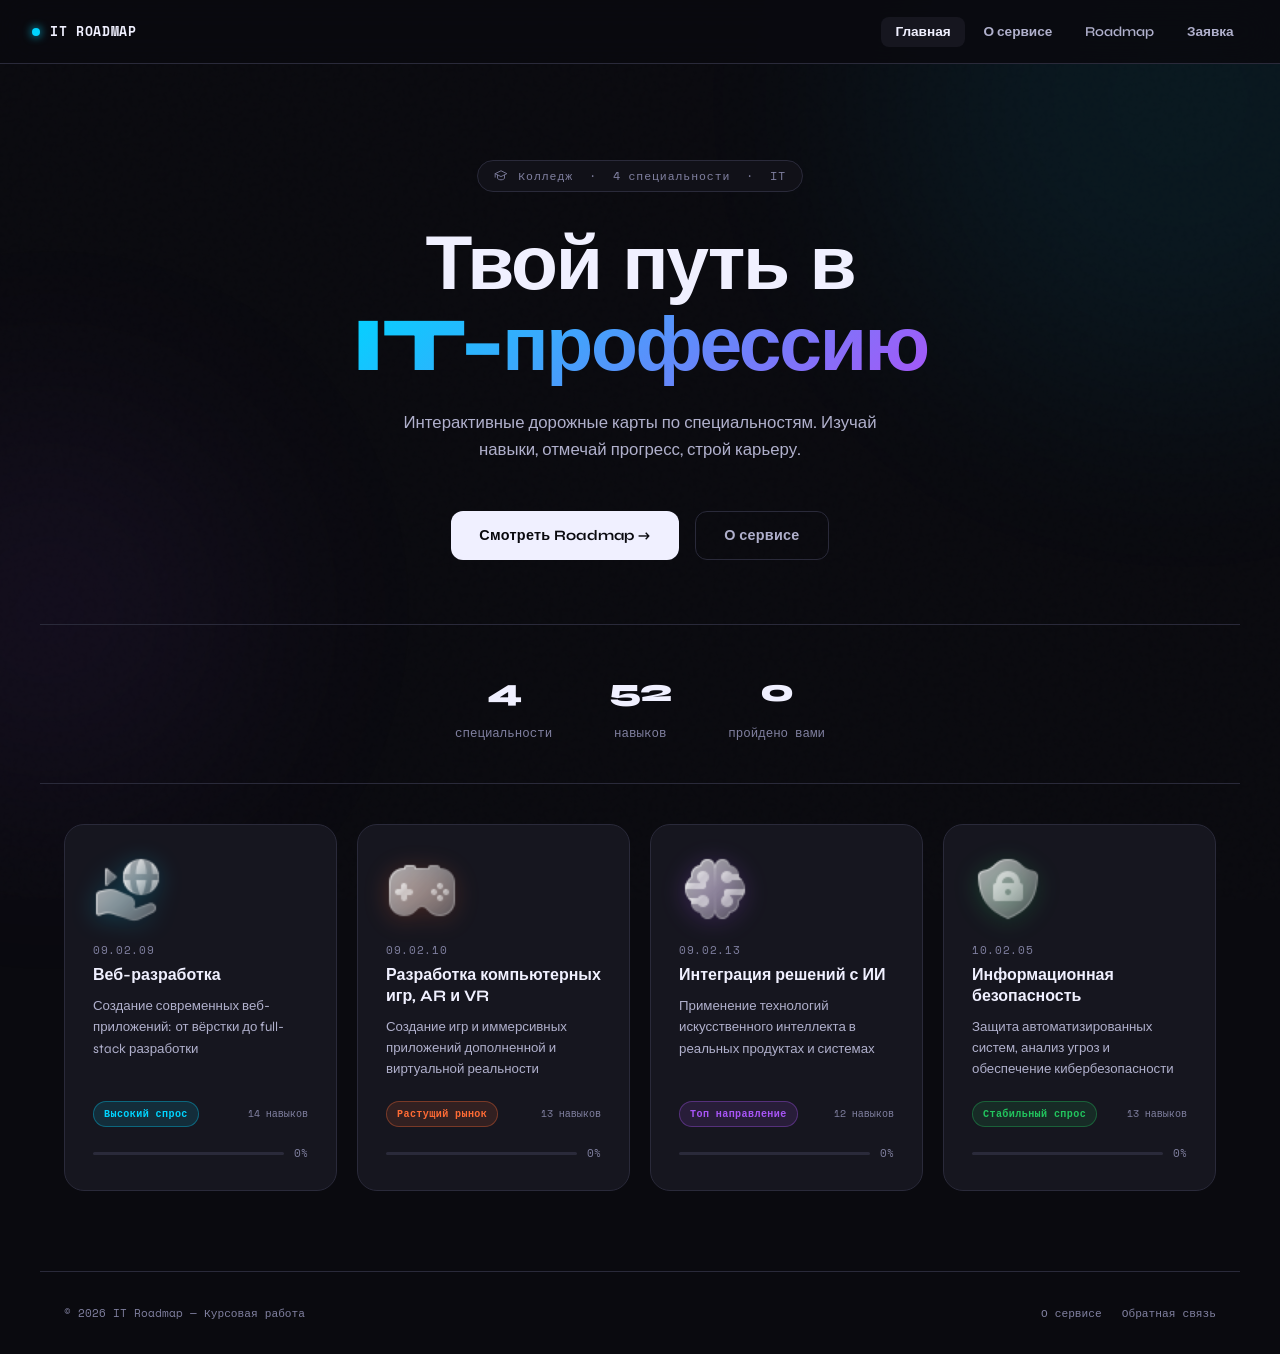
<file: src/index.html>
<!DOCTYPE html>
<html lang="ru">
<head>
  <meta charset="UTF-8">
  <meta name="viewport" content="width=device-width, initial-scale=1.0">
  <title>IT Roadmap — Специальности колледжа</title>
  <link rel="stylesheet" href="css/style.css">
</head>
<body>

<div class="glow-orb glow-1"></div>
<div class="glow-orb glow-2"></div>

<nav class="navbar">
  <a href="index.html" class="nav-logo">
    <span class="dot"></span>IT ROADMAP
  </a>
  <ul class="nav-links" id="primary-navigation">
    <li><a href="index.html">Главная</a></li>
    <li><a href="about.html">О сервисе</a></li>
    <li><a href="roadmap.html">Roadmap</a></li>
    <li><a href="form.html">Заявка</a></li>
  </ul>
  <button class="nav-burger" type="button" aria-label="Меню" aria-expanded="false" aria-controls="primary-navigation">
    <span></span><span></span><span></span>
  </button>
</nav>

<main class="page">

  <section class="hero animate-on-reveal">
    <div class="hero-badge"><svg width="14" height="14" viewBox="0 0 24 24" fill="none" style="display:inline-block;vertical-align:middle;margin-right:2px"><path d="M12 3L2 8l10 5 10-5-10-5z" stroke="currentColor" stroke-width="1.5" stroke-linejoin="round"/><path d="M2 8v6M6 10.5v5c0 1.7 2.7 3 6 3s6-1.3 6-3v-5" stroke="currentColor" stroke-width="1.5" stroke-linecap="round"/></svg> Колледж &nbsp;·&nbsp; 4 специальности &nbsp;·&nbsp; IT</div>
    <h1>Твой путь в<br><span class="accent">IT-профессию</span></h1>
    <p class="hero-desc">Интерактивные дорожные карты по специальностям. Изучай навыки, отмечай прогресс, строй карьеру.</p>
    <div class="hero-cta">
      <a href="roadmap.html" class="btn btn-primary">Смотреть Roadmap →</a>
      <a href="about.html" class="btn btn-outline">О сервисе</a>
    </div>
  </section>

  <div class="stats-row animate-on-reveal" style="--reveal-delay:100ms">
    <div class="stat-item">
      <span class="stat-value">4</span>
      <span class="stat-label">специальности</span>
    </div>
    <div class="stat-item">
      <span class="stat-value" id="stat-total">52</span>
      <span class="stat-label">навыков</span>
    </div>
    <div class="stat-item">
      <span class="stat-value" id="stat-done">0</span>
      <span class="stat-label">пройдено вами</span>
    </div>
  </div>

  <div id="specialties-grid" class="specialties-grid">
    <!-- rendered by index.js -->
  </div>

</main>

<footer>
  <div class="site-footer">
    <span class="footer-text">© 2026 IT Roadmap — Курсовая работа</span>
    <div class="footer-links">
      <a href="about.html">О сервисе</a>
      <a href="form.html">Обратная связь</a>
    </div>
  </div>
</footer>

<script type="module" src="js/main.js"></script>
<script type="module" src="js/index.js"></script>
</body>
</html>
</file>
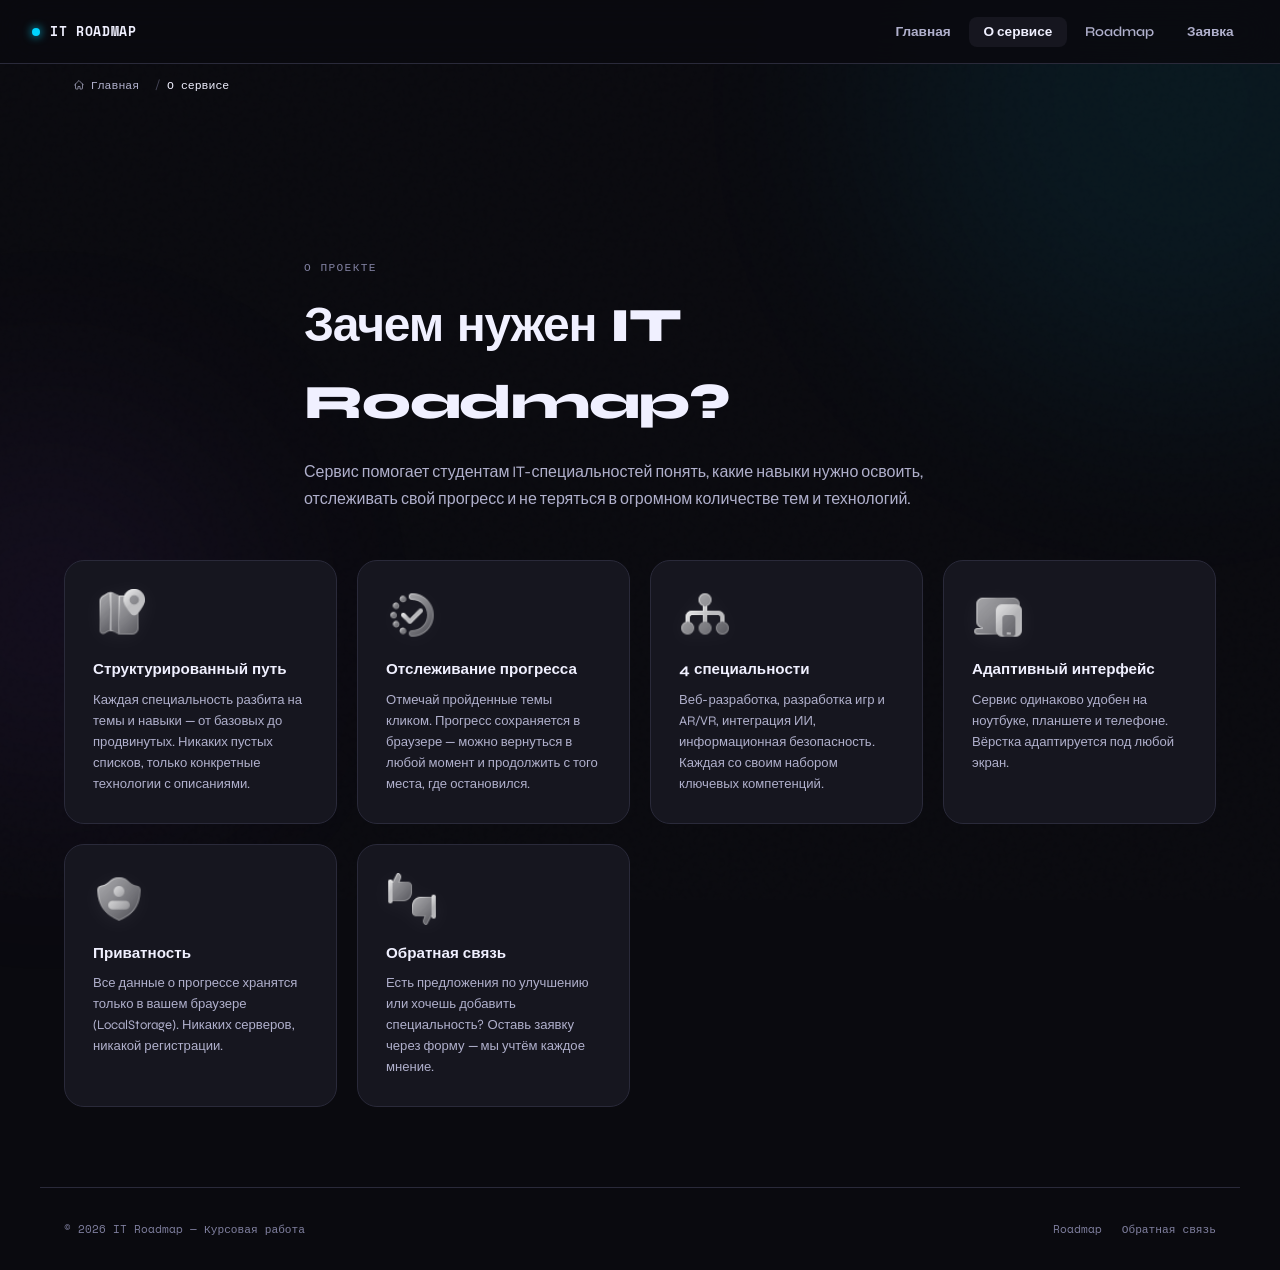
<file: src/about.html>
<!DOCTYPE html>
<html lang="ru">
<head>
  <meta charset="UTF-8">
  <meta name="viewport" content="width=device-width, initial-scale=1.0">
  <title>О сервисе — IT Roadmap</title>
  <link rel="stylesheet" href="css/style.css">
</head>
<body>

<div class="glow-orb glow-1"></div>
<div class="glow-orb glow-2"></div>

<nav class="navbar">
  <a href="index.html" class="nav-logo"><span class="dot"></span>IT ROADMAP</a>
  <ul class="nav-links" id="primary-navigation">
    <li><a href="index.html">Главная</a></li>
    <li><a href="about.html">О сервисе</a></li>
    <li><a href="roadmap.html">Roadmap</a></li>
    <li><a href="form.html">Заявка</a></li>
  </ul>
  <button class="nav-burger" type="button" aria-label="Меню" aria-expanded="false" aria-controls="primary-navigation"><span></span><span></span><span></span></button>
</nav>

<nav class="breadcrumb" aria-label="Навигация">
  <a href="index.html" class="breadcrumb-link">
    <svg width="12" height="12" viewBox="0 0 24 24" fill="none" aria-hidden="true">
      <path d="M3 12L12 3l9 9M5 10v9a1 1 0 001 1h4v-5h4v5h4a1 1 0 001-1v-9" stroke="currentColor" stroke-width="1.8" stroke-linecap="round" stroke-linejoin="round"/>
    </svg>
    Главная
  </a>
  <span class="breadcrumb-sep" aria-hidden="true">/</span>
  <span class="breadcrumb-current" aria-current="page">О сервисе</span>
</nav>

<main class="page">

  <div class="about-hero animate-on-reveal">
    <div class="section-label">О проекте</div>
    <h1>Зачем нужен IT Roadmap?</h1>
    <p>Сервис помогает студентам IT-специальностей понять, какие навыки нужно освоить, отслеживать свой прогресс и не теряться в огромном количестве тем и технологий.</p>
  </div>

  <div class="about-cards">

    <div class="about-card animate-on-reveal">
      <div class="about-card-icon"><img src="img/icons8-map-48.png" alt="Карта" class="about-icon-img"></div>
      <h3>Структурированный путь</h3>
      <p>Каждая специальность разбита на темы и навыки — от базовых до продвинутых. Никаких пустых списков, только конкретные технологии с описаниями.</p>
    </div>

    <div class="about-card animate-on-reveal">
      <div class="about-card-icon"><img src="img/icons8-in-progress-48.png" alt="Прогресс" class="about-icon-img"></div>
      <h3>Отслеживание прогресса</h3>
      <p>Отмечай пройденные темы кликом. Прогресс сохраняется в браузере — можно вернуться в любой момент и продолжить с того места, где остановился.</p>
    </div>

    <div class="about-card animate-on-reveal">
      <div class="about-card-icon"><img src="img/icons8-tree-structure-48.png" alt="Цель" class="about-icon-img"></div>
      <h3>4 специальности</h3>
      <p>Веб-разработка, разработка игр и AR/VR, интеграция ИИ, информационная безопасность. Каждая со своим набором ключевых компетенций.</p>
    </div>

    <div class="about-card animate-on-reveal">
      <div class="about-card-icon"><img src="img/icons8-multiple-devices-48.png" alt="Смартфон" class="about-icon-img"></div>
      <h3>Адаптивный интерфейс</h3>
      <p>Сервис одинаково удобен на ноутбуке, планшете и телефоне. Вёрстка адаптируется под любой экран.</p>
    </div>

    <div class="about-card animate-on-reveal">
      <div class="about-card-icon"><img src="img/icons8-privacy-48.png" alt="Приватность" class="about-icon-img"></div>
      <h3>Приватность</h3>
      <p>Все данные о прогрессе хранятся только в вашем браузере (LocalStorage). Никаких серверов, никакой регистрации.</p>
    </div>

    <div class="about-card animate-on-reveal">
      <div class="about-card-icon"><img src="img/icons8-feedback-48.png" alt="Обратная связь" class="about-icon-img"></div>
      <h3>Обратная связь</h3>
      <p>Есть предложения по улучшению или хочешь добавить специальность? Оставь заявку через форму — мы учтём каждое мнение.</p>
    </div>

  </div>

</main>

<footer>
  <div class="site-footer">
    <span class="footer-text">© 2026 IT Roadmap — Курсовая работа</span>
    <div class="footer-links">
      <a href="roadmap.html">Roadmap</a>
      <a href="form.html">Обратная связь</a>
    </div>
  </div>
</footer>

<script type="module" src="js/main.js"></script>

</body>
</html>
</file>
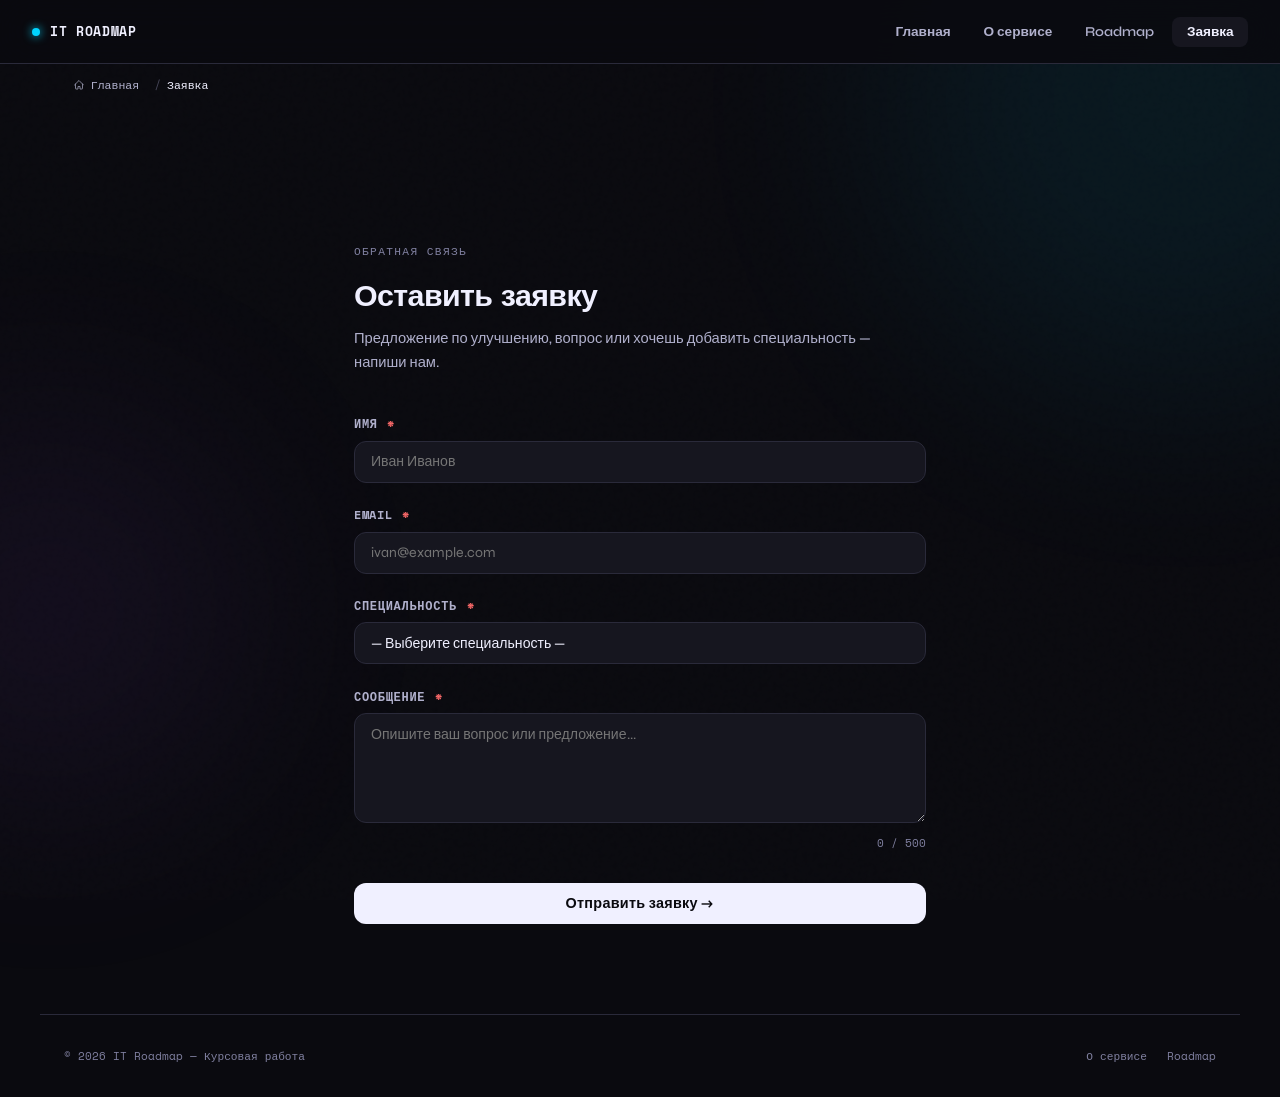
<file: src/form.html>
<!DOCTYPE html>
<html lang="ru">
<head>
  <meta charset="UTF-8">
  <meta name="viewport" content="width=device-width, initial-scale=1.0">
  <title>Заявка — IT Roadmap</title>
  <link rel="stylesheet" href="css/style.css">
</head>
<body>

<div class="glow-orb glow-1"></div>
<div class="glow-orb glow-2"></div>

<nav class="navbar">
  <a href="index.html" class="nav-logo"><span class="dot"></span>IT ROADMAP</a>
  <ul class="nav-links" id="primary-navigation">
    <li><a href="index.html">Главная</a></li>
    <li><a href="about.html">О сервисе</a></li>
    <li><a href="roadmap.html">Roadmap</a></li>
    <li><a href="form.html">Заявка</a></li>
  </ul>
  <button class="nav-burger" type="button" aria-label="Меню" aria-expanded="false" aria-controls="primary-navigation"><span></span><span></span><span></span></button>
</nav>

<nav class="breadcrumb" aria-label="Навигация">
  <a href="index.html" class="breadcrumb-link">
    <svg width="12" height="12" viewBox="0 0 24 24" fill="none" aria-hidden="true">
      <path d="M3 12L12 3l9 9M5 10v9a1 1 0 001 1h4v-5h4v5h4a1 1 0 001-1v-9" stroke="currentColor" stroke-width="1.8" stroke-linecap="round" stroke-linejoin="round"/>
    </svg>
    Главная
  </a>
  <span class="breadcrumb-sep" aria-hidden="true">/</span>
  <span class="breadcrumb-current" aria-current="page">Заявка</span>
</nav>

<main class="page">
<div class="form-page animate-on-reveal">

  <div class="section-label">Обратная связь</div>
  <h1>Оставить заявку</h1>
  <p class="subtitle">Предложение по улучшению, вопрос или хочешь добавить специальность — напиши нам.</p>

  <div id="form-success" class="form-success" role="status" aria-live="polite"></div>

  <form id="feedback-form" novalidate>

    <div class="form-group">
      <label class="form-label" for="name">Имя <span class="req">*</span></label>
      <input class="form-input" type="text" id="name" placeholder="Иван Иванов" autocomplete="name">
      <div class="form-error" id="name-error" aria-live="polite"></div>
    </div>

    <div class="form-group">
      <label class="form-label" for="email">Email <span class="req">*</span></label>
      <input class="form-input" type="email" id="email" placeholder="ivan@example.com" autocomplete="email">
      <div class="form-error" id="email-error" aria-live="polite"></div>
    </div>

    <div class="form-group">
      <label class="form-label" for="specialty">Специальность <span class="req">*</span></label>
      <select class="form-select" id="specialty">
        <option value="">— Выберите специальность —</option>
        <option value="web">09.02.09 Веб-разработка</option>
        <option value="gamedev">09.02.10 Разработка компьютерных игр, AR и VR</option>
        <option value="ai">09.02.13 Интеграция решений с ИИ</option>
        <option value="security">10.02.05 Информационная безопасность</option>
        <option value="other">Другое</option>
      </select>
      <div class="form-error" id="specialty-error" aria-live="polite"></div>
    </div>

    <div class="form-group">
      <label class="form-label" for="message">Сообщение <span class="req">*</span></label>
      <textarea class="form-textarea" id="message" placeholder="Опишите ваш вопрос или предложение..."></textarea>
      <div class="form-error" id="message-error" aria-live="polite"></div>
      <div class="char-counter" id="char-count">0 / 500</div>
    </div>

    <button type="submit" class="btn btn-primary btn-full">
      Отправить заявку →
    </button>

  </form>

</div>
</main>

<footer>
  <div class="site-footer">
    <span class="footer-text">© 2026 IT Roadmap — Курсовая работа</span>
    <div class="footer-links">
      <a href="about.html">О сервисе</a>
      <a href="roadmap.html">Roadmap</a>
    </div>
  </div>
</footer>

<script type="module" src="js/main.js"></script>
<script type="module" src="js/form.js"></script>

</body>
</html>
</file>
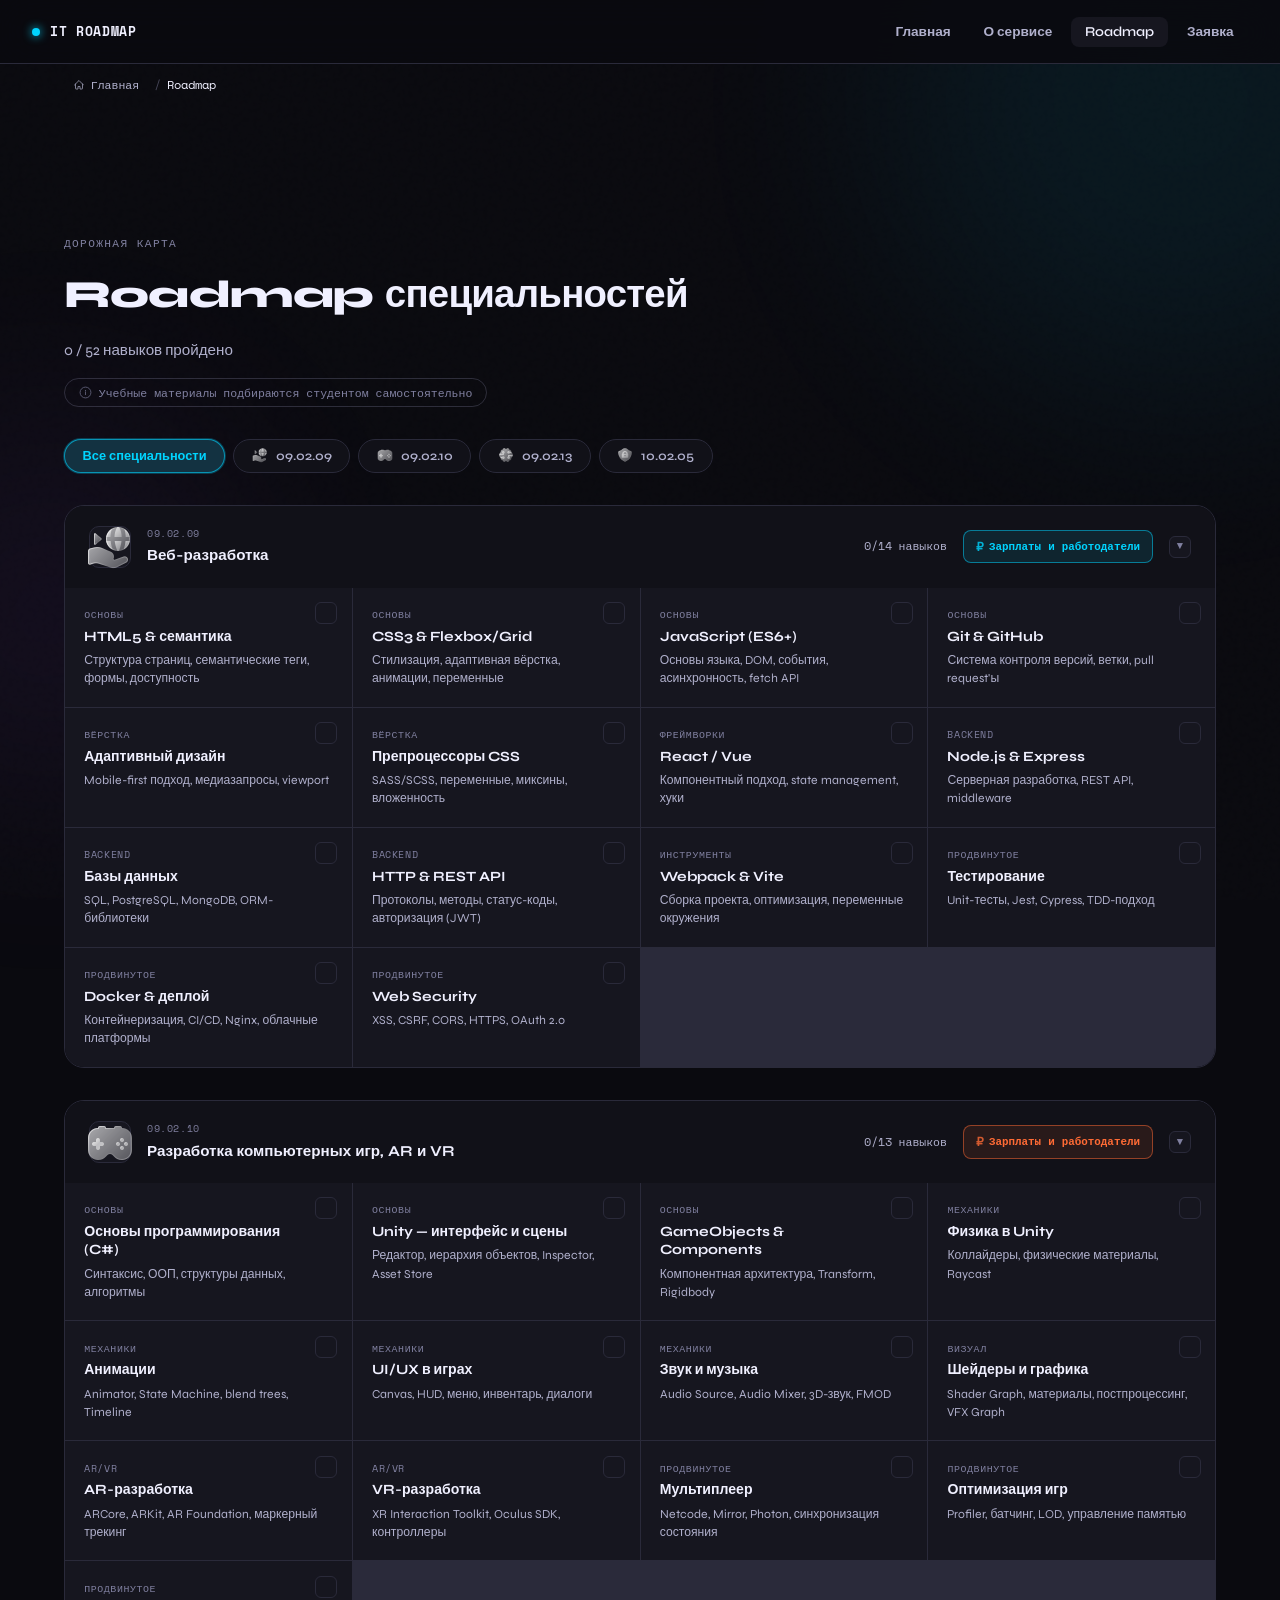
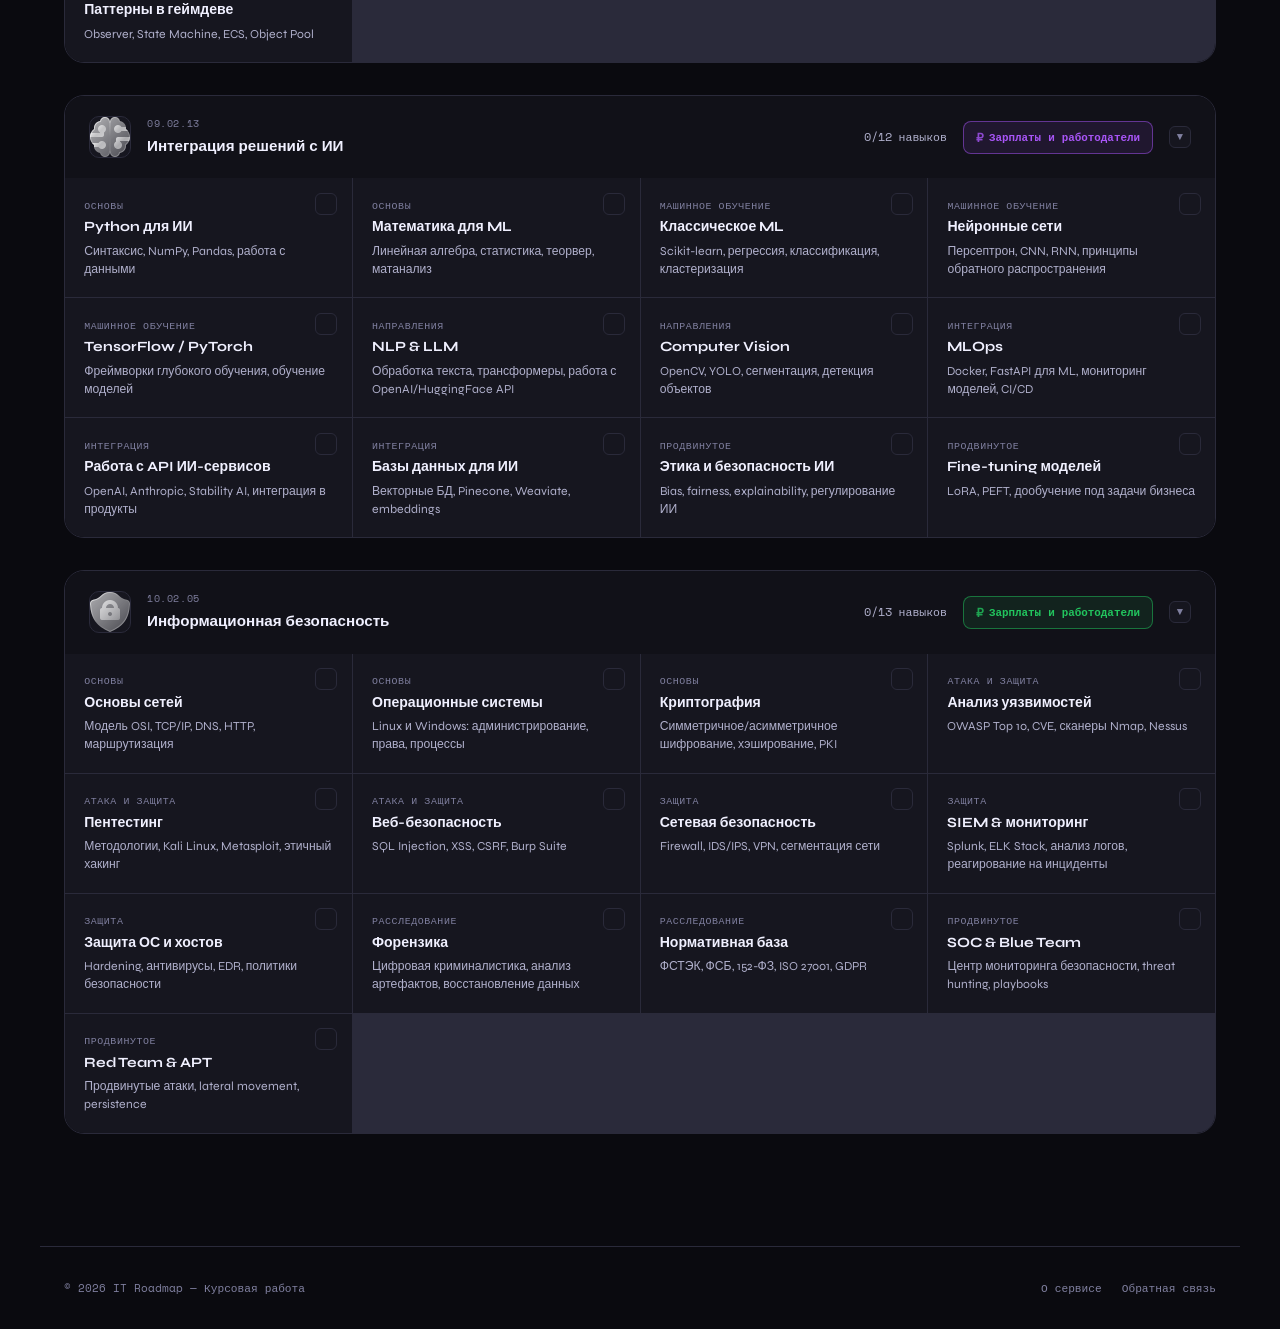
<file: src/roadmap.html>
<!DOCTYPE html>
<html lang="ru">
<head>
  <meta charset="UTF-8">
  <meta name="viewport" content="width=device-width, initial-scale=1.0">
  <title>Roadmap — IT Roadmap</title>
  <link rel="stylesheet" href="css/style.css">
</head>
<body>

<div class="glow-orb glow-1"></div>
<div class="glow-orb glow-2"></div>

<nav class="navbar">
  <a href="index.html" class="nav-logo"><span class="dot"></span>IT ROADMAP</a>
  <ul class="nav-links" id="primary-navigation">
    <li><a href="index.html">Главная</a></li>
    <li><a href="about.html">О сервисе</a></li>
    <li><a href="roadmap.html">Roadmap</a></li>
    <li><a href="form.html">Заявка</a></li>
  </ul>
  <button class="nav-burger" type="button" aria-label="Меню" aria-expanded="false" aria-controls="primary-navigation"><span></span><span></span><span></span></button>
</nav>

<nav class="breadcrumb" aria-label="Навигация">
  <a href="index.html" class="breadcrumb-link">
    <svg width="12" height="12" viewBox="0 0 24 24" fill="none" aria-hidden="true">
      <path d="M3 12L12 3l9 9M5 10v9a1 1 0 001 1h4v-5h4v5h4a1 1 0 001-1v-9" stroke="currentColor" stroke-width="1.8" stroke-linecap="round" stroke-linejoin="round"/>
    </svg>
    Главная
  </a>
  <span class="breadcrumb-sep" aria-hidden="true">/</span>
  <span class="breadcrumb-current" aria-current="page">Roadmap</span>
</nav>

<main class="page">

  <header class="page-header animate-on-reveal">
    <p class="section-label">Дорожная карта</p>
    <h1 class="section-title">Roadmap специальностей</h1>
    <p class="section-subtitle" id="global-progress">Загрузка...</p>
    <!-- Disclaimer: второстепенная информация, минимальный стиль -->
    <p class="page-header-disclaimer" role="note">
      <svg width="13" height="13" viewBox="0 0 24 24" fill="none" aria-hidden="true">
        <circle cx="12" cy="12" r="10" stroke="currentColor" stroke-width="1.7"/>
        <path d="M12 8v1M12 11v5" stroke="currentColor" stroke-width="1.7" stroke-linecap="round"/>
      </svg>
      Учебные материалы подбираются студентом самостоятельно
    </p>
  </header>

  <div id="filter-bar" class="filter-bar animate-on-reveal" style="--reveal-delay:80ms">
    <!-- rendered by roadmap.js -->
  </div>

  <div id="roadmap-content" class="roadmap-content">
    <!-- rendered by roadmap.js -->
  </div>

</main>

<footer>
  <div class="site-footer">
    <span class="footer-text">© 2026 IT Roadmap — Курсовая работа</span>
    <div class="footer-links">
      <a href="about.html">О сервисе</a>
      <a href="form.html">Обратная связь</a>
    </div>
  </div>
</footer>


<!-- ── Зарплатная модалка ── -->
<div id="salary-modal" class="skill-modal salary-modal" role="dialog" aria-modal="true" aria-labelledby="sal-spec-title">
  <button id="salary-close-btn" class="modal-close" aria-label="Закрыть">✕</button>

  <div class="modal-header">
    <span id="sal-spec-label" class="modal-spec-label"></span>
    <span class="modal-category-badge" style="--modal-color:#888">Зарплаты в России</span>
  </div>

  <h2 id="sal-spec-title" class="modal-title"></h2>
  <p id="sal-source" class="sal-source"></p>
  <p class="sal-disclaimer">Данные обобщены по специальности в целом — без разбивки по конкретным должностям. Учитываются все профили: например, для веб-разработки усреднены frontend, backend и fullstack.</p>

  <!-- Таблица уровней -->
  <div class="sal-levels-table">
    <div class="sal-row sal-row-head">
      <span>Уровень</span><span>Минимум</span><span>Среднее</span><span>Максимум</span>
    </div>
    <div class="sal-row sal-row-junior">
      <span class="sal-level-name">Junior</span>
      <span id="sal-jun-min"></span>
      <span id="sal-jun-avg" class="sal-avg"></span>
      <span id="sal-jun-max"></span>
    </div>
    <div class="sal-row sal-row-middle">
      <span class="sal-level-name">Middle</span>
      <span id="sal-mid-min"></span>
      <span id="sal-mid-avg" class="sal-avg sal-highlight"></span>
      <span id="sal-mid-max"></span>
    </div>
    <div class="sal-row sal-row-senior">
      <span class="sal-level-name">Senior</span>
      <span id="sal-sen-min"></span>
      <span id="sal-sen-avg" class="sal-avg"></span>
      <span id="sal-sen-max"></span>
    </div>
  </div>

  <!-- Прогноз -->
  <div class="sal-forecast">
    <div class="modal-topics-label">Прогноз роста средней зарплаты — уровень Middle</div>
    <div id="sal-forecast-bars" class="sal-forecast-bars"></div>
  </div>

  <!-- Тренд-комментарий -->
  <p id="sal-trend-note" class="sal-trend-note"></p>

  <!-- Компании-работодатели -->
  <div class="sal-companies">
    <div class="modal-topics-label">Где работают специалисты</div>
    <div id="sal-companies-list" class="sal-companies-list"></div>
  </div>
</div>

<!-- ── Modal overlay ── -->
<div id="modal-overlay" class="modal-overlay" aria-hidden="true"></div>

<!-- ── Skill modal ── -->
<div id="skill-modal" class="skill-modal" role="dialog" aria-modal="true" aria-labelledby="modal-title">
  <button id="modal-close-btn" class="modal-close" aria-label="Закрыть">✕</button>

  <div class="modal-header">
    <span id="modal-spec-label" class="modal-spec-label"></span>
    <span id="modal-category" class="modal-category-badge"></span>
  </div>

  <h2 id="modal-title" class="modal-title"></h2>
  <p id="modal-description" class="modal-description"></p>

  <!-- Список тем для изучения -->
  <div class="modal-topics">
    <div class="modal-topics-label">Темы для изучения</div>
    <ul id="modal-topics-list" class="modal-topics-list"></ul>
  </div>

  <div class="modal-footer">
    <button id="modal-toggle-btn" class="btn modal-action-btn">Отметить пройденным</button>
  </div>
</div>

<script type="module" src="js/main.js"></script>
<script type="module" src="js/roadmap.js"></script>

</body>
</html>
</file>
<file: src/css/style.css>
@import url('https://fonts.googleapis.com/css2?family=Space+Mono:wght@400;700&family=Syne:wght@400;600;700;800&display=swap');

:root {
  --bg-base:      #0a0a0f;
  --bg-surface:   #111118;
  --bg-card:      #16161f;
  --bg-card-hover:#1c1c28;
  --border:       #2a2a3a;
  --border-glow:  #3a3a55;
  --text-primary:   #f0f0ff;
  --text-secondary: #b0b0cc;
  --text-muted:     #8080a0;
  --accent-web:      #00d4ff;
  --accent-game:     #ff6b35;
  --accent-ai:       #a855f7;
  --accent-security: #22c55e;
  --font-display: 'Syne', sans-serif;
  --font-mono:    'Space Mono', monospace;
  --radius: 12px;
  --radius-lg: 20px;
  --transition: 0.22s cubic-bezier(0.4,0,0.2,1);
  --reveal-duration:.5s;
  --reveal-easing:cubic-bezier(0.22,1,0.36,1);
  --reveal-distance:20px;
  --reveal-delay:0ms;
}


*,*::before,*::after{box-sizing:border-box;margin:0;padding:0}
html{scroll-behavior:smooth}
body{background:var(--bg-base);color:var(--text-primary);font-family:var(--font-display);line-height:1.6;min-height:100vh;overflow-x:hidden}
a{color:inherit;text-decoration:none}
ul{list-style:none}

body::before{content:'';position:fixed;inset:0;background-image:url("data:image/svg+xml,%3Csvg viewBox='0 0 200 200' xmlns='http://www.w3.org/2000/svg'%3E%3Cfilter id='n'%3E%3CfeTurbulence type='fractalNoise' baseFrequency='0.9' numOctaves='4'/%3E%3C/filter%3E%3Crect width='100%25' height='100%25' filter='url(%23n)' opacity='0.04'/%3E%3C/svg%3E");pointer-events:none;z-index:0;opacity:.4}

.glow-orb{position:fixed;border-radius:50%;filter:blur(120px);pointer-events:none;z-index:0;opacity:.07}
.glow-1{width:600px;height:600px;background:var(--accent-web);top:-200px;right:-200px}
.glow-2{width:400px;height:400px;background:var(--accent-ai);bottom:10%;left:-150px}

/* NAV */
.navbar{position:fixed;top:0;left:0;right:0;z-index:100;display:flex;align-items:center;justify-content:space-between;padding:0 2rem;height:64px;background:rgba(10,10,15,.88);backdrop-filter:blur(20px);-webkit-backdrop-filter:blur(20px);border-bottom:1px solid var(--border)}
.nav-logo{font-family:var(--font-mono);font-size:.82rem;font-weight:700;letter-spacing:.05em;display:flex;align-items:center;gap:10px}
.nav-logo .dot{width:8px;height:8px;border-radius:50%;background:var(--accent-web);box-shadow:0 0 10px var(--accent-web);animation:pulse 2s ease-in-out infinite}
@keyframes pulse{0%,100%{opacity:1;transform:scale(1)}50%{opacity:.5;transform:scale(.8)}}
.nav-links{display:flex;align-items:center;gap:.25rem}
.nav-links a{padding:.4rem .9rem;border-radius:8px;font-size:.85rem;font-weight:600;color:var(--text-secondary);transition:color var(--transition),background var(--transition)}
.nav-links a:hover,.nav-links a.active{color:var(--text-primary);background:var(--bg-card)}
.nav-burger{display:none;flex-direction:column;gap:5px;cursor:pointer;padding:6px;background:transparent;border:none}
.nav-burger span{display:block;width:22px;height:2px;background:var(--text-secondary);border-radius:2px;transition:var(--transition)}

.page{padding-top:64px;min-height:100vh;position:relative;z-index:1}
.container{max-width:1200px;margin:0 auto;padding:0 1.5rem}

/* BREADCRUMB */
.breadcrumb{max-width:1200px;margin:4.5rem auto 0;padding:0 1.5rem 1rem;display:flex;align-items:center;gap:6px;font-family:var(--font-mono);font-size:.72rem;color:var(--text-muted)}
.breadcrumb-link{display:inline-flex;align-items:center;gap:6px;padding:.25rem .55rem;border-radius:999px;color:var(--text-secondary);transition:background var(--transition),color var(--transition)}
.breadcrumb-link svg{opacity:.8;flex-shrink:0}
.breadcrumb-link:hover{background:var(--bg-card);color:var(--text-primary)}
.breadcrumb-sep{opacity:.5}
.breadcrumb-current{color:var(--text-primary)}

/* HERO */
.hero{padding:6rem 1.5rem 4rem;text-align:center;max-width:1200px;margin:0 auto}
.hero-badge{display:inline-flex;align-items:center;gap:8px;padding:6px 16px;border:1px solid var(--border);border-radius:100px;font-family:var(--font-mono);font-size:.72rem;color:var(--text-muted);letter-spacing:.08em;margin-bottom:2rem;background:var(--bg-surface)}
.hero h1{font-size:clamp(2.8rem,6vw,5rem);font-weight:800;line-height:1.05;letter-spacing:-.03em;margin-bottom:1.5rem}
.hero h1 .accent{background:linear-gradient(135deg,var(--accent-web),var(--accent-ai));-webkit-background-clip:text;-webkit-text-fill-color:transparent;background-clip:text}
.hero-desc{font-size:1.05rem;color:var(--text-secondary);max-width:520px;margin:0 auto 3rem}
.hero-cta{display:flex;gap:1rem;justify-content:center;flex-wrap:wrap}

/* BUTTONS */
.btn{display:inline-flex;align-items:center;gap:8px;padding:.75rem 1.75rem;border-radius:var(--radius);font-family:var(--font-display);font-size:.9rem;font-weight:700;cursor:pointer;border:none;transition:all var(--transition);letter-spacing:.02em}
.btn-primary{background:var(--text-primary);color:var(--bg-base)}
.btn-primary:hover{background:#fff;transform:translateY(-2px);box-shadow:0 8px 24px rgba(240,240,255,.15)}
.btn-outline{background:transparent;color:var(--text-secondary);border:1px solid var(--border)}
.btn-outline:hover{color:var(--text-primary);border-color:var(--border-glow);background:var(--bg-card);transform:translateY(-2px)}
.btn-full{width:100%;justify-content:center;margin-top:.5rem}

/* ACCESSIBLE FOCUS STYLES */
.btn:focus-visible,
.nav-links a:focus-visible,
.nav-burger:focus-visible,
.breadcrumb-link:focus-visible,
.filter-btn:focus-visible,
.skill-check-btn:focus-visible,
.spec-salary-badge:focus-visible,
.company-badge:focus-visible,
.sal-company-badge:focus-visible,
.specialty-card:focus-visible,
.spec-section-header:focus-visible,
.skill-card:focus-visible,
.back-home-btn:focus-visible {
  outline:2px solid var(--accent-web);
  outline-offset:3px;
}

/* STATS */
.stats-row{display:flex;gap:2.5rem;padding:2.5rem 1.5rem;max-width:1200px;margin:0 auto;border-top:1px solid var(--border);border-bottom:1px solid var(--border);flex-wrap:wrap;justify-content:center;text-align:center}
.stat-item{display:flex;flex-direction:column;gap:6px;min-width:96px}
.stat-value{font-size:2rem;font-weight:800;letter-spacing:-.03em}
.stat-label{font-size:.78rem;color:var(--text-muted);font-family:var(--font-mono)}

/* CARDS GRID */
.specialties-grid{display:grid;grid-template-columns:repeat(auto-fit,minmax(260px,1fr));gap:1.25rem;padding:2.5rem 1.5rem 5rem;max-width:1200px;margin:0 auto}
.specialty-card{background:var(--bg-card);border:1px solid var(--border);border-radius:var(--radius-lg);padding:1.75rem;cursor:pointer;position:relative;overflow:hidden;display:flex;flex-direction:column;transition:border-color .32s cubic-bezier(.22,1,.36,1),box-shadow .32s cubic-bezier(.22,1,.36,1),transform .32s cubic-bezier(.22,1,.36,1),background .32s cubic-bezier(.22,1,.36,1)}
.specialty-card::before{content:'';position:absolute;top:0;left:0;right:0;height:3px;background:linear-gradient(90deg,var(--card-color,#fff) 0%,color-mix(in srgb,var(--card-color,#fff) 50%,transparent) 100%);border-radius:var(--radius-lg) var(--radius-lg) 0 0;opacity:0;transform:scaleX(.55);transform-origin:left center;transition:opacity .38s cubic-bezier(.22,1,.36,1),transform .38s cubic-bezier(.22,1,.36,1)}
.specialty-card::after{content:'';position:absolute;top:-40px;right:-40px;width:120px;height:120px;border-radius:50%;background:radial-gradient(circle,color-mix(in srgb,var(--card-color,#fff) 18%,transparent) 0%,transparent 70%);opacity:0;transition:opacity .45s cubic-bezier(.22,1,.36,1);pointer-events:none}
.specialty-card:hover{border-color:color-mix(in srgb,var(--card-color) 55%,var(--border-glow));box-shadow:0 0 0 1px color-mix(in srgb,var(--card-color) 20%,transparent),0 8px 32px color-mix(in srgb,var(--card-color) 15%,rgba(0,0,0,.5));transform:translateY(-5px);background:color-mix(in srgb,var(--card-color) 4%,var(--bg-card))}
.specialty-card:hover::before{opacity:1;transform:scaleX(1)}
.specialty-card:hover::after{opacity:1}
.specialty-card:active{transform:translateY(-2px);transition-duration:.12s}
.card-icon{font-size:2rem;margin-bottom:1rem;display:block}
.card-code{font-family:var(--font-mono);font-size:.7rem;color:var(--text-muted);letter-spacing:.06em;margin-bottom:.4rem}
.card-title{font-size:1rem;font-weight:700;margin-bottom:.65rem;line-height:1.3}
.card-desc{font-size:.83rem;color:var(--text-secondary);line-height:1.6;margin-bottom:1.25rem;display:-webkit-box;-webkit-line-clamp:3;line-clamp:3;-webkit-box-orient:vertical;overflow:hidden;flex:1}
.card-progress{display:flex;align-items:center;gap:10px;margin-top:auto}
.progress-bar{flex:1;height:3px;background:var(--border);border-radius:2px;overflow:hidden}
.progress-fill{height:100%;background:linear-gradient(90deg,var(--card-color,#fff),color-mix(in srgb,var(--card-color,#fff) 70%,#fff));border-radius:2px;transition:width .7s cubic-bezier(.4,0,.2,1);box-shadow:0 0 6px color-mix(in srgb,var(--card-color) 60%,transparent)}
.progress-text{font-family:var(--font-mono);font-size:.7rem;color:var(--text-muted);white-space:nowrap}

/* ROADMAP PAGE */
.page-header{padding:3.5rem 1.5rem 2rem;max-width:1200px;margin:0 auto}
.section-label{font-family:var(--font-mono);font-size:.7rem;color:var(--text-muted);letter-spacing:.12em;text-transform:uppercase;margin-bottom:.75rem}
.section-title{font-size:clamp(1.6rem,3vw,2.4rem);font-weight:800;letter-spacing:-.02em;margin-bottom:.75rem}
.section-subtitle{font-size:.95rem;color:var(--text-secondary)}

.filter-bar{display:flex;gap:.5rem;flex-wrap:wrap;padding:0 1.5rem 2rem;max-width:1200px;margin:0 auto}
.filter-btn{padding:.45rem 1.1rem;border-radius:100px;font-size:.8rem;font-weight:600;font-family:var(--font-display);cursor:pointer;border:1px solid var(--border);background:var(--bg-surface);color:var(--text-secondary);transition:color var(--transition),border-color var(--transition),background var(--transition),box-shadow var(--transition),transform .28s cubic-bezier(.34,1.56,.64,1)}
.filter-btn:hover{border-color:var(--border-glow);color:var(--text-primary);background:var(--bg-card);box-shadow:0 2px 12px rgba(0,0,0,.35);transform:translateY(-2px) scale(1.045)}
.filter-btn:active{transform:translateY(0) scale(0.97);transition-duration:.1s}
.filter-btn.active{background:color-mix(in srgb,var(--accent-web) 15%,var(--bg-card));color:var(--accent-web);border-color:color-mix(in srgb,var(--accent-web) 60%,transparent);box-shadow:0 0 0 1px color-mix(in srgb,var(--accent-web) 25%,transparent)}
.filter-btn.active:hover{transform:translateY(-2px) scale(1.03)}

.page-header-disclaimer{display:inline-flex;align-items:center;gap:.45rem;margin-top:1rem;padding:.35rem .85rem;border-radius:100px;border:1px solid color-mix(in srgb,var(--text-muted) 30%,transparent);background:transparent;color:var(--text-muted);font-size:.72rem;font-family:var(--font-mono);line-height:1.4}
.page-header-disclaimer svg{flex-shrink:0;opacity:.7}
.company-badge--disabled{cursor:default;pointer-events:none;opacity:.45}
.roadmap-content{max-width:1200px;margin:0 auto;padding:0 1.5rem 5rem}

.specialty-section{margin-bottom:2rem;border:1px solid var(--border);border-radius:var(--radius-lg);overflow:hidden;transition:border-color var(--transition)}
.specialty-section:hover{border-color:var(--border-glow)}
.spec-section-header{display:flex;align-items:center;gap:1rem;padding:1.25rem 1.5rem;background:var(--bg-surface);cursor:pointer;user-select:none}
.spec-header-left{display:flex;align-items:center;gap:1rem;flex:1}
.spec-icon{width:42px;height:42px;border-radius:10px;display:flex;align-items:center;justify-content:center;font-size:1.3rem;background:var(--bg-card);border:1px solid var(--border);flex-shrink:0}
.spec-info-code{font-family:var(--font-mono);font-size:.62rem;color:var(--text-muted);letter-spacing:.06em}
.spec-info-title{font-size:.95rem;font-weight:700;margin-top:2px}
.spec-header-right{display:flex;align-items:center;gap:1rem;flex-shrink:0}
.spec-stats{font-family:var(--font-mono);font-size:.72rem;color:var(--text-secondary)}
.collapse-icon{width:22px;height:22px;border-radius:6px;background:var(--bg-card);border:1px solid var(--border);display:flex;align-items:center;justify-content:center;transition:transform var(--transition);font-size:.65rem;color:var(--text-muted)}
.specialty-section.collapsed .collapse-icon{transform:rotate(-90deg)}

.skills-grid{display:grid;grid-template-columns:repeat(auto-fill,minmax(230px,1fr));gap:1px;background:var(--border)}
.specialty-section.collapsed .skills-grid{display:none}

.skill-card{background:var(--bg-card);padding:1.2rem;cursor:pointer;transition:background var(--transition);position:relative}
.skill-card:hover{background:var(--bg-card-hover)}
.skill-card.done{background:rgba(10,10,15,.6)}
.skill-card.done .skill-title{color:var(--text-muted);text-decoration:line-through;text-decoration-color:var(--border-glow)}
.skill-card.done .skill-desc{color:var(--text-muted);text-decoration:line-through;text-decoration-color:var(--border-glow)}
.skill-card.done .skill-category{color:var(--border-glow);text-decoration:line-through;text-decoration-color:var(--border-glow)}
.skill-check{position:absolute;top:1rem;right:1rem;width:20px;height:20px;border-radius:6px;border:1.5px solid var(--border);display:flex;align-items:center;justify-content:center;transition:all var(--transition);font-size:.6rem;color:transparent}
.skill-card.done .skill-check{background:var(--card-color);border-color:var(--card-color);color:#fff;box-shadow:0 0 10px color-mix(in srgb,var(--card-color) 40%,transparent)}
.skill-category{font-family:var(--font-mono);font-size:.62rem;color:var(--text-muted);letter-spacing:.06em;margin-bottom:5px;text-transform:uppercase}
.skill-title{font-size:.88rem;font-weight:700;margin-bottom:5px;padding-right:28px;line-height:1.3;transition:color var(--transition)}
.skill-desc{font-size:.76rem;color:var(--text-secondary);line-height:1.5}

/* ABOUT */
.about-hero{padding:5rem 1.5rem 3rem;max-width:720px;margin:0 auto}
.about-hero h1{font-size:clamp(2rem,4vw,3rem);font-weight:800;letter-spacing:-.025em;margin-bottom:1rem}
.about-hero p{color:var(--text-secondary);font-size:1rem;line-height:1.7}
.about-cards{display:grid;grid-template-columns:repeat(auto-fit,minmax(270px,1fr));gap:1.25rem;max-width:1200px;margin:0 auto;padding:0 1.5rem 5rem}
.about-card{background:var(--bg-card);border:1px solid var(--border);border-radius:var(--radius-lg);padding:1.75rem;transition:border-color var(--transition),box-shadow var(--transition),transform var(--transition)}
.about-card:hover{border-color:var(--border-glow);box-shadow:0 4px 24px rgba(0,0,0,.3);transform:translateY(-3px)}

.about-card h3{font-size:.95rem;font-weight:700;margin-bottom:.5rem}
.about-card p{font-size:.82rem;color:var(--text-secondary);line-height:1.6}

/* FORM */
.form-page{max-width:620px;margin:0 auto;padding:4rem 1.5rem 5rem}
.form-page h1{font-size:1.9rem;font-weight:800;letter-spacing:-.02em;margin-bottom:.4rem}
.form-page .subtitle{color:var(--text-secondary);margin-bottom:2.5rem;font-size:.92rem}
.form-group{margin-bottom:1.4rem}
.form-label{display:block;font-size:.75rem;font-weight:700;color:var(--text-secondary);letter-spacing:.06em;margin-bottom:.45rem;font-family:var(--font-mono);text-transform:uppercase}
.form-label .req{color:#ff6b6b;margin-left:2px}
.form-input,.form-select,.form-textarea{width:100%;padding:.72rem 1rem;background:var(--bg-card);border:1px solid var(--border);border-radius:var(--radius);color:var(--text-primary);font-family:var(--font-display);font-size:.88rem;transition:border-color var(--transition),box-shadow var(--transition);outline:none;appearance:none}
.form-input:focus,.form-select:focus,.form-textarea:focus{border-color:var(--accent-web);box-shadow:0 0 0 3px rgba(0,212,255,.1)}
.form-input.error,.form-select.error,.form-textarea.error{border-color:#ff6b6b;box-shadow:0 0 0 3px rgba(255,107,107,.1)}
.form-textarea{resize:vertical;min-height:110px}
.form-select{background-image:url("data:image/svg+xml,%3Csvg xmlns='http://www.w3.org/2000/svg' width='12' height='8' viewBox='0 0 12 8'%3E%3Cpath d='M1 1l5 5 5-5' stroke='%2388888aa' stroke-width='1.5' fill='none' stroke-linecap='round'/%3E%3C/svg%3E");background-repeat:no-repeat;background-position:right 1rem center;padding-right:2.5rem}
.form-error{font-size:.75rem;color:#ff6b6b;margin-top:.35rem;font-family:var(--font-mono);display:none}
.form-error.show{display:block}
.char-counter{font-family:var(--font-mono);font-size:.68rem;color:var(--text-muted);text-align:right;margin-top:4px}
.char-counter.warn{color:#ff6b6b}
.form-success{display:none;background:rgba(34,197,94,.12);border:1px solid rgba(34,197,94,.35);border-radius:var(--radius);padding:1rem 1.25rem;color:#4ade80;font-size:.88rem;margin-bottom:1.5rem;line-height:1.5}
.form-success.show{display:block}

/* FOOTER */
.site-footer{border-top:1px solid var(--border);padding:2rem 1.5rem;display:flex;align-items:center;justify-content:space-between;flex-wrap:wrap;gap:1rem;max-width:1200px;margin:0 auto}
.footer-text{font-family:var(--font-mono);font-size:.7rem;color:var(--text-muted)}
.footer-links{display:flex;gap:1.25rem}
.footer-links a{font-family:var(--font-mono);font-size:.7rem;color:var(--text-muted);transition:color var(--transition)}
.footer-links a:hover{color:var(--text-secondary)}

/* ANIMATIONS */
@keyframes fadeInUp{from{opacity:0;transform:translateY(18px)}to{opacity:1;transform:translateY(0)}}
.fade-up{animation:fadeInUp .45s cubic-bezier(.4,0,.2,1) both}
.fade-up:nth-child(1){animation-delay:.05s}
.fade-up:nth-child(2){animation-delay:.1s}
.fade-up:nth-child(3){animation-delay:.15s}
.fade-up:nth-child(4){animation-delay:.2s}
.animate-on-reveal{opacity:0;transform:translateY(var(--reveal-distance));transition:opacity var(--reveal-duration) var(--reveal-easing) var(--reveal-delay),transform var(--reveal-duration) var(--reveal-easing) var(--reveal-delay);will-change:transform,opacity}
.animate-on-reveal.is-visible{opacity:1;transform:translateY(0);will-change:auto}
@media(prefers-reduced-motion:reduce){.animate-on-reveal{opacity:1;transform:none;transition:none}}

/* RESPONSIVE */
@media(max-width:768px){
  .navbar{padding:0 1rem}
  .nav-links{display:none;position:absolute;top:64px;left:0;right:0;background:var(--bg-surface);border-bottom:1px solid var(--border);flex-direction:column;padding:1rem;gap:.25rem}
  .nav-links.open{display:flex}
  .nav-links a{padding:.6rem 1rem;width:100%}
  .nav-burger{display:flex}
  .hero{padding:4rem 1rem 3rem}
  .specialties-grid{grid-template-columns:1fr;padding:1.5rem 1rem 3rem}
  .stats-row{gap:1.5rem;padding:2rem 1rem}
  .spec-header-right .spec-stats{display:none}
  .skills-grid{grid-template-columns:1fr}
  .filter-bar,.roadmap-content,.page-header{padding-left:1rem;padding-right:1rem}
  .form-page,.about-hero,.about-cards{padding-left:1rem;padding-right:1rem}
}
@media(max-width:480px){
  .hero-cta{flex-direction:column;align-items:center}
  .btn{width:100%;justify-content:center}
}

/* ══════════════════════════════════════════════════════════════
   MODAL
══════════════════════════════════════════════════════════════ */

/* Overlay */
.modal-overlay {
  position: fixed;
  inset: 0;
  background: rgba(0, 0, 0, 0.7);
  backdrop-filter: blur(6px);
  -webkit-backdrop-filter: blur(6px);
  z-index: 200;
  opacity: 0;
  pointer-events: none;
  transition: opacity 0.25s ease;
}
.modal-overlay.open {
  opacity: 1;
  pointer-events: all;
}

/* Modal box */
.skill-modal {
  position: fixed;
  top: 50%;
  left: 50%;
  transform: translate(-50%, -48%) scale(0.96);
  z-index: 201;
  width: min(520px, calc(100vw - 2rem));
  background: var(--bg-card);
  border: 1px solid var(--border-glow);
  border-radius: var(--radius-lg);
  padding: 2rem;
  opacity: 0;
  pointer-events: none;
  transition: opacity 0.25s ease, transform 0.25s cubic-bezier(0.34, 1.4, 0.64, 1);

  --modal-color: var(--accent-web);
  max-height: 90vh;
  overflow-y: auto;
  scrollbar-width: thin;
  scrollbar-color: var(--border-glow) transparent;
  visibility: hidden;
  transition: opacity 0.25s ease, transform 0.25s cubic-bezier(0.34,1.4,0.64,1), visibility 0s linear 0.25s;
}
.skill-modal.open {
  opacity: 1;
  pointer-events: all;
  visibility: visible;
  transition: opacity 0.25s ease, transform 0.25s cubic-bezier(0.34,1.4,0.64,1);
  transform: translate(-50%, -50%) scale(1);
}

/* Верхняя полоска цвета специальности */
.skill-modal::before {
  content: '';
  position: absolute;
  top: 0; left: 0; right: 0;
  height: 3px;
  background: var(--modal-color);
  border-radius: var(--radius-lg) var(--radius-lg) 0 0;
}

/* Кнопка закрыть */
.modal-close {
  position: absolute;
  top: 1rem; right: 1rem;
  width: 30px; height: 30px;
  border-radius: 8px;
  background: var(--bg-surface);
  border: 1px solid var(--border);
  color: var(--text-muted);
  font-size: 0.75rem;
  cursor: pointer;
  display: flex; align-items: center; justify-content: center;
  transition: all var(--transition);
}
.modal-close:hover {
  background: var(--bg-card-hover);
  color: var(--text-primary);
  border-color: var(--border-glow);
}

/* Шапка модалки */
.modal-header {
  display: flex;
  align-items: center;
  gap: 0.6rem;
  margin-bottom: 1rem;
  flex-wrap: wrap;
}
.modal-spec-label {
  font-family: var(--font-mono);
  font-size: 0.7rem;
  color: var(--text-muted);
  letter-spacing: 0.05em;
}
.modal-category-badge {
  font-family: var(--font-mono);
  font-size: 0.65rem;
  letter-spacing: 0.06em;
  text-transform: uppercase;
  padding: 3px 10px;
  border-radius: 100px;
  background: color-mix(in srgb, var(--modal-color) 12%, transparent);
  color: var(--modal-color);
  border: 1px solid color-mix(in srgb, var(--modal-color) 25%, transparent);
}

/* Заголовок и описание */
.modal-title {
  font-size: 1.35rem;
  font-weight: 800;
  letter-spacing: -0.02em;
  line-height: 1.25;
  margin-bottom: 0.85rem;
  padding-right: 2rem;
}
.modal-description {
  font-size: 0.9rem;
  color: var(--text-secondary);
  line-height: 1.65;
  margin-bottom: 1.75rem;
}

/* Футер модалки */
.modal-footer {
  display: flex;
  justify-content: flex-end;
}

/* Кнопка «Отметить» */
.modal-action-btn {
  background: color-mix(in srgb, var(--modal-color) 15%, transparent);
  color: var(--modal-color);
  border: 1px solid color-mix(in srgb, var(--modal-color) 35%, transparent);
  padding: 0.65rem 1.5rem;
  font-size: 0.88rem;
  transition: all var(--transition);
}
.modal-action-btn:hover {
  background: color-mix(in srgb, var(--modal-color) 25%, transparent);
  border-color: var(--modal-color);
  transform: translateY(-1px);
}
.modal-action-btn.is-done {
  background: var(--modal-color);
  color: var(--bg-base);
  border-color: var(--modal-color);
  box-shadow: 0 4px 16px color-mix(in srgb, var(--modal-color) 35%, transparent);
}
.modal-action-btn.is-done:hover {
  filter: brightness(1.1);
}

/* ── Иконка-чекбокс прямо на карточке ─────────────────────── */
.skill-check-btn {
  position: absolute;
  top: 0.9rem; right: 0.9rem;
  width: 22px; height: 22px;
  border-radius: 6px;
  border: 1.5px solid var(--border);
  background: transparent;
  color: transparent;
  font-size: 0.6rem;
  cursor: pointer;
  display: flex; align-items: center; justify-content: center;
  transition: all var(--transition);
  z-index: 2;
}
.skill-check-btn:hover {
  border-color: var(--card-color);
  background: color-mix(in srgb, var(--card-color) 12%, transparent);
  color: var(--card-color);
}
.skill-check-btn.done {
  background: var(--card-color);
  border-color: var(--card-color);
  color: #fff;
  box-shadow: 0 0 10px color-mix(in srgb, var(--card-color) 40%, transparent);
}

@media (max-width: 480px) {
  .skill-modal { padding: 1.5rem; }
  .modal-title { font-size: 1.15rem; }
}

/* ── Блок тем внутри модалки ─────────────────────────────────── */
.modal-topics {
  margin-bottom: 1.75rem;
  border: 1px solid var(--border);
  border-radius: var(--radius);
  overflow: hidden;
}

.modal-topics-label {
  font-family: var(--font-mono);
  font-size: 0.68rem;
  letter-spacing: 0.1em;
  text-transform: uppercase;
  color: var(--text-muted);
  padding: 0.65rem 1rem;
  background: var(--bg-surface);
  border-bottom: 1px solid var(--border);
}

.modal-topics-list {
  list-style: none;
  padding: 0.5rem 0;
  margin: 0;
  /* Ограничение высоты с прокруткой если тем много */
  max-height: 260px;
  overflow-y: auto;
  /* Кастомный скроллбар */
  scrollbar-width: thin;
  scrollbar-color: var(--border-glow) transparent;
}

.modal-topics-list::-webkit-scrollbar {
  width: 4px;
}
.modal-topics-list::-webkit-scrollbar-track {
  background: transparent;
}
.modal-topics-list::-webkit-scrollbar-thumb {
  background: var(--border-glow);
  border-radius: 2px;
}

.modal-topic-item {
  display: flex;
  align-items: flex-start;
  gap: 0.65rem;
  padding: 0.45rem 1rem;
  font-size: 0.83rem;
  color: var(--text-secondary);
  line-height: 1.45;
  transition: background var(--transition), color var(--transition);
}

.modal-topic-item:hover {
  background: var(--bg-card-hover);
  color: var(--text-primary);
}

/* Цветная точка перед каждой темой */
.topic-dot {
  display: block;
  width: 5px;
  height: 5px;
  border-radius: 50%;
  background: var(--modal-color);
  flex-shrink: 0;
  margin-top: 0.45em;
  box-shadow: 0 0 6px color-mix(in srgb, var(--modal-color) 50%, transparent);
}


/* ── Блок зарплат на карточке специальности ──────────────────── */
.card-salary {
  margin-bottom: 1.1rem;
  padding: 0.85rem;
  background: var(--bg-surface);
  border: 1px solid var(--border);
  border-radius: 10px;
}

/* Строка с тремя уровнями Junior / Middle / Senior */
.salary-levels {
  display: flex;
  align-items: center;
  justify-content: space-between;
  margin-bottom: 0.6rem;
}

.salary-level {
  display: flex;
  flex-direction: column;
  align-items: center;
  gap: 3px;
  flex: 1;
}

.salary-level-name {
  font-family: var(--font-mono);
  font-size: 0.6rem;
  color: var(--text-muted);
  letter-spacing: 0.06em;
  text-transform: uppercase;
}

.salary-value {
  font-family: var(--font-mono);
  font-size: 0.75rem;
  font-weight: 700;
  color: var(--text-secondary);
  white-space: nowrap;
}

/* Вертикальный разделитель между уровнями */
.salary-divider {
  width: 1px;
  height: 28px;
  background: var(--border);
  flex-shrink: 0;
  margin: 0 0.25rem;
}

/* Строка с прогнозом и иконкой тренда */
.salary-trend {
  display: flex;
  align-items: center;
  gap: 6px;
  padding-top: 0.55rem;
  border-top: 1px solid var(--border);
}

.trend-icon {
  font-size: 0.8rem;
  line-height: 1;
}

.trend-text {
  font-family: var(--font-mono);
  font-size: 0.68rem;
  color: var(--text-muted);
}

.spec-salary-badge{font-family:var(--font-mono);font-size:.68rem;font-weight:600;padding:6px 12px;border-radius:8px;border:1px solid color-mix(in srgb,var(--card-color) 50%,transparent);background:color-mix(in srgb,var(--card-color) 10%,transparent);color:var(--card-color);cursor:pointer;transition:all var(--transition);white-space:nowrap;flex-shrink:0;display:inline-flex;align-items:center;gap:5px}
.spec-salary-badge::before{content:'₽';font-size:.75rem;opacity:.8}
.spec-salary-badge:hover{background:color-mix(in srgb,var(--card-color) 20%,transparent);border-color:var(--card-color);box-shadow:0 2px 12px color-mix(in srgb,var(--card-color) 25%,transparent);transform:translateY(-1px)}
.spec-salary-badge:active{transform:translateY(0)}

/* ── Зарплатная модалка ──────────────────────────────────────── */
.salary-modal {
  width: min(560px, calc(100vw - 2rem));
}

/* Источник данных */
.sal-source {
  font-family: var(--font-mono);
  font-size: 0.68rem;
  color: var(--text-muted);
  margin-bottom: 1.25rem;
}

/* Таблица уровней */
.sal-levels-table {
  border: 1px solid var(--border);
  border-radius: var(--radius);
  overflow: hidden;
  margin-bottom: 1.5rem;
}

.sal-row {
  display: grid;
  grid-template-columns: 80px 1fr 1fr 1fr;
  align-items: center;
  padding: 0.6rem 1rem;
  gap: 0.5rem;
}

.sal-row-head {
  background: var(--bg-surface);
  border-bottom: 1px solid var(--border);
  font-family: var(--font-mono);
  font-size: 0.65rem;
  color: var(--text-muted);
  letter-spacing: 0.06em;
  text-transform: uppercase;
}

.sal-row-junior,
.sal-row-middle,
.sal-row-senior {
  font-family: var(--font-mono);
  font-size: 0.78rem;
  color: var(--text-secondary);
  border-bottom: 1px solid var(--border);
}

.sal-row-senior { border-bottom: none; }

.sal-row-middle {
  background: color-mix(in srgb, var(--modal-color) 5%, transparent);
}

.sal-level-name {
  font-weight: 700;
  color: var(--text-primary);
}

.sal-avg {
  font-weight: 700;
  color: var(--text-primary);
}

/* Выделение Middle среднего — цвет задаётся из JS */
.sal-highlight { font-size: 0.85rem; }

/* Прогнозные бары */
.sal-forecast {
  border: 1px solid var(--border);
  border-radius: var(--radius);
  overflow: hidden;
  margin-bottom: 1.25rem;
}

.sal-forecast-bars {
  padding: 0.75rem 1rem;
  display: flex;
  flex-direction: column;
  gap: 0.6rem;
}

.sal-bar-row {
  display: flex;
  align-items: center;
  gap: 0.75rem;
}

.sal-bar-year {
  font-family: var(--font-mono);
  font-size: 0.7rem;
  color: var(--text-muted);
  width: 34px;
  flex-shrink: 0;
}

.sal-bar-wrap {
  flex: 1;
  height: 6px;
  background: var(--border);
  border-radius: 3px;
  overflow: hidden;
}

.sal-bar-fill {
  height: 100%;
  border-radius: 3px;
  transition: width 0.6s cubic-bezier(0.4, 0, 0.2, 1);
  opacity: 0.85;
}

.sal-bar-val {
  font-family: var(--font-mono);
  font-size: 0.72rem;
  color: var(--text-secondary);
  font-weight: 700;
  white-space: nowrap;
  width: 100px;
  text-align: right;
  flex-shrink: 0;
}

/* Тренд-комментарий */
.sal-trend-note {
  font-size: 0.82rem;
  color: var(--text-secondary);
  line-height: 1.6;
  padding: 0.85rem 1rem;
  background: var(--bg-surface);
  border: 1px solid var(--border);
  border-radius: var(--radius);
}

@media (max-width: 480px) {
  .sal-row { grid-template-columns: 64px 1fr 1fr 1fr; font-size: 0.7rem; }
  .sal-bar-val { display: none; }
  .spec-salary-badge { display: none; }
}

.filter-btn-icon{width:16px;height:16px;object-fit:contain;vertical-align:middle;margin-right:5px;position:relative;top:-1px;transition:filter .22s ease}
.filter-btn.active .filter-btn-icon{filter:drop-shadow(0 0 4px var(--accent-web))}
.modal-spec-icon{width:18px;height:18px;object-fit:contain;vertical-align:middle;margin-right:4px;position:relative;top:-1px}

.card-meta{display:flex;align-items:center;justify-content:space-between;gap:.5rem;margin-bottom:1.1rem}
.card-badge{font-family:var(--font-mono);font-size:.63rem;font-weight:700;letter-spacing:.04em;padding:4px 10px;border-radius:100px;white-space:nowrap;color:var(--card-color);background:color-mix(in srgb,var(--card-color) 12%,transparent);border:1px solid color-mix(in srgb,var(--card-color) 35%,transparent);transition:background .28s,border-color .28s}
.specialty-card:hover .card-badge{background:color-mix(in srgb,var(--card-color) 20%,transparent);border-color:color-mix(in srgb,var(--card-color) 55%,transparent)}
.card-skill-count{font-family:var(--font-mono);font-size:.63rem;color:var(--text-muted);white-space:nowrap}

/* ── PNG 3D-иконки на карточках ──────────────────────────────── */
.card-icon-wrap {
  width: 72px;
  height: 72px;
  margin-bottom: 1rem;
  position: relative;
}

.card-icon-img {
  width: 72px;
  height: 72px;
  object-fit: contain;
  display: block;
  transition: transform 0.35s cubic-bezier(0.34, 1.56, 0.64, 1),
              filter 0.35s ease;
  /* Цветное свечение под иконкой в тон специальности */
  filter: drop-shadow(0 4px 12px color-mix(in srgb, var(--card-color) 40%, transparent));
}

/* Фолбэк-эмодзи — показывается если PNG не загрузился */
.card-icon-fallback {
  display: none;
  width: 72px;
  height: 72px;
  align-items: center;
  justify-content: center;
  font-size: 2.2rem;
}

/* Анимация при наведении на карточку */
.specialty-card:hover .card-icon-img {
  transform: scale(1.12) translateY(-3px) rotate(3deg);
  filter: drop-shadow(0 8px 20px color-mix(in srgb, var(--card-color) 65%, transparent));
}

/* ── Компании на карточке главной страницы ───────────────────── */
.card-companies {
  display: flex;
  flex-wrap: wrap;
  gap: 5px;
  margin-bottom: 1rem;
  padding-top: 0.85rem;
  border-top: 1px dashed var(--border);
}

.company-badge {
  font-family: var(--font-mono);
  font-size: 0.65rem;
  padding: 3px 9px;
  background: var(--bg-surface);
  border: 1px solid var(--border);
  border-radius: 6px;
  color: var(--text-secondary);
  cursor: pointer;
  transition: all var(--transition);
  white-space: nowrap;
}

.company-badge:hover {
  background: color-mix(in srgb, var(--card-color) 10%, transparent);
  color: var(--card-color);
  border-color: color-mix(in srgb, var(--card-color) 40%, transparent);
  transform: translateY(-1px);
}

/* ── Компании в зарплатной модалке ───────────────────────────── */
.sal-companies {
  border: 1px solid var(--border);
  border-radius: var(--radius);
  overflow: hidden;
  margin-top: 1.25rem;
}

.sal-companies-list {
  display: flex;
  flex-wrap: wrap;
  gap: 6px;
  padding: 0.85rem;
}

/* Каждая компания — кликабельная ссылка в стиле бейджа */
.sal-company-badge {
  display: inline-flex;
  align-items: center;
  gap: 5px;
  font-family: var(--font-mono);
  font-size: 0.72rem;
  font-weight: 700;
  padding: 5px 12px;
  background: var(--bg-surface);
  border: 1px solid var(--border);
  border-radius: 8px;
  color: var(--text-secondary);
  text-decoration: none;
  transition: all var(--transition);
  cursor: pointer;
}

.sal-company-badge:hover {
  background: color-mix(in srgb, var(--modal-color) 10%, transparent);
  border-color: color-mix(in srgb, var(--modal-color) 40%, transparent);
  color: var(--modal-color);
  transform: translateY(-2px);
  box-shadow: 0 4px 12px color-mix(in srgb, var(--modal-color) 15%, transparent);
}

/* Стрелка-иконка перехода на сайт компании */
.sal-company-arrow {
  font-size: 0.6rem;
  opacity: 0.6;
  transition: opacity var(--transition), transform var(--transition);
}

.sal-company-badge:hover .sal-company-arrow {
  opacity: 1;
  transform: translate(1px, -1px);
}

/* ── PNG-иконки на странице «О сервисе» ─────────────────────── */
.about-card-icon {
  margin-bottom: 1rem;
  width: 52px;
  height: 52px;
}

.about-icon-img {
  width: 52px;
  height: 52px;
  object-fit: contain;
  display: block;
  transition: transform 0.35s cubic-bezier(0.34, 1.56, 0.64, 1),
              filter 0.35s ease;
  filter: drop-shadow(0 4px 10px rgba(255, 255, 255, 0.1));
}

/* Анимация при наведении на карточку about */
.about-card:hover .about-icon-img {
  transform: scale(1.12) translateY(-3px) rotate(3deg);
  filter: drop-shadow(0 6px 16px rgba(255, 255, 255, 0.2));
}

/* ── Кнопка возврата на главную ──────────────────────────────── */
.back-home-btn {
  position: fixed;
  /* Под навбаром (~64px высота) — прижата к левому краю контента */
  top: 80px;
  left: calc(50% - 340px); /* Выравниваем по левому краю основного контента (max-width 1200px / 2 - половина = ~340px от центра) */
  z-index: 50;
  display: flex;
  align-items: center;
  gap: 8px;
  padding: 0.55rem 1.1rem;
  background: var(--bg-card);
  border: 1px solid var(--border-glow);
  border-radius: 100px;
  font-family: var(--font-mono);
  font-size: 0.72rem;
  font-weight: 700;
  color: var(--text-secondary);
  cursor: pointer;
  text-decoration: none;
  transition: all var(--transition);
  backdrop-filter: blur(12px);
  -webkit-backdrop-filter: blur(12px);
  box-shadow: 0 4px 20px rgba(0, 0, 0, 0.4);
  animation: fadeInUp 0.4s 0.2s cubic-bezier(0.4,0,0.2,1) both;
}

.back-home-btn:hover {
  background: var(--bg-card-hover);
  border-color: var(--text-secondary);
  color: var(--text-primary);
  transform: translateX(-3px);
  box-shadow: 0 6px 24px rgba(0, 0, 0, 0.5);
}

.back-home-btn svg {
  transition: transform var(--transition);
  flex-shrink: 0;
}

.back-home-btn:hover svg {
  transform: translateX(-3px);
}

@media (max-width: 768px) {
  /* На планшете сдвигаем чуть ниже если навбар выше */
  .back-home-btn { top: 72px; left: 1.5rem; }
}

@media (max-width: 480px) {
  /* На мобильных — только иконка без текста */
  .back-home-btn .back-home-label { display: none; }
  .back-home-btn { padding: 0.65rem; border-radius: 50%; top: 68px; left: 1rem; }
}

/* ── Сноска об обобщённости зарплатных данных ────────────────── */
.sal-disclaimer {
  font-size: 0.75rem;
  color: var(--text-muted);
  line-height: 1.55;
  padding: 0.6rem 0.85rem;
  border-left: 2px solid var(--border-glow);
  margin-bottom: 1.25rem;
  font-family: var(--font-mono);
}
</file>
